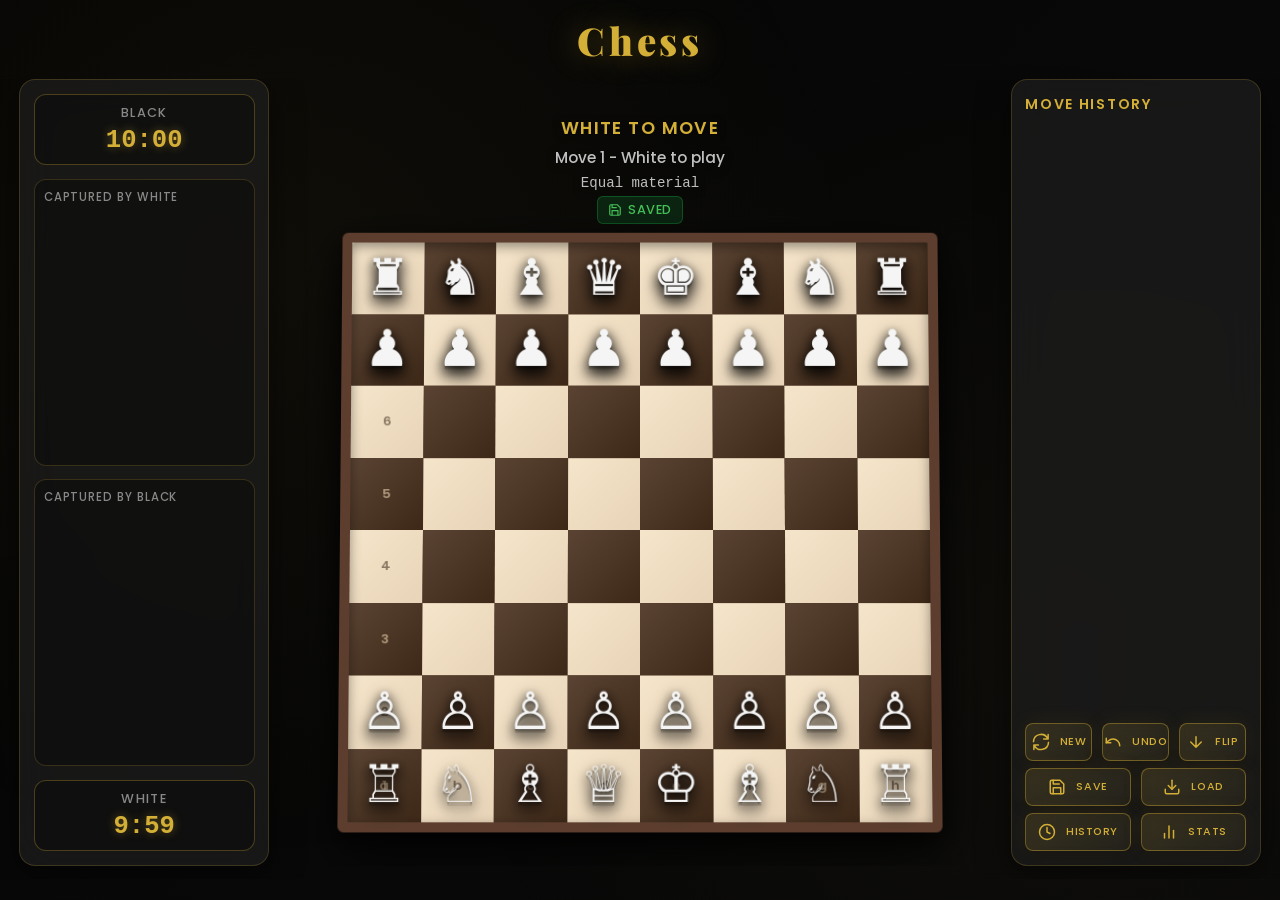
<file: index.html>
<!DOCTYPE html>
<!--
  ============================================================
  index.html
  ============================================================
  This is the SKELETON of the page. It does not contain any
  game logic. Its only jobs are:

    1. Load the chess.js library (handles legal chess rules)
    2. Load our CSS (visual styling)
    3. Provide empty "container" elements that our JavaScript
       will fill with content (the board, captured pieces,
       move list, clock, etc.)
    4. Load our own JS files, IN ORDER, at the bottom

  HOW THE FILES CONNECT:
  -----------------------
  index.html
      |
    |--><head> 
      
<html lang="en">
<head>
  <meta charset="UTF-8" />
  <meta name="viewport" content="width=device-width, initial-scale=1.0" />
  <title>Chess Game</title>

  <!-- Our stylesheet. Must come before the page renders, so it's in <head>. -->
  <link rel="stylesheet" href="css/style-polished.css" />
  <link rel="stylesheet" href="css/animations.css" />
</head>
<body>

  <div class="app">

    <h1 class="title">Chess</h1>

    <div class="layout">

      <!-- ============================================
           LEFT PANEL: captured pieces + clocks
           These are EMPTY here. ui.js and clock.js will
           insert content into them while the game runs.
           ============================================ -->
      <aside class="panel panel-left">
        <div class="clock-box">
          <div class="clock-label">Black</div>
          <div id="black-clock" class="clock-time">10:00</div>
        </div>

        <div class="captured-box">
          <div class="captured-label">Captured by White</div>
          <div id="captured-by-white" class="captured-pieces"></div>
        </div>

        <div class="captured-box">
          <div class="captured-label">Captured by Black</div>
          <div id="captured-by-black" class="captured-pieces"></div>
        </div>

        <div class="clock-box">
          <div class="clock-label">White</div>
          <div id="white-clock" class="clock-time">10:00</div>
        </div>
      </aside>

      <!-- ============================================
           CENTER: the board itself + status line
           The <div id="board"> starts EMPTY.
           board.js will fill it with 64 square <div>s,
           and game.js will place piece images inside them.
           ============================================ -->
      <main class="board-area">
        <div id="status" class="status">White to move</div>
        <div id="move-number" class="move-number">Move 1 - White to play</div>
        <div id="material-count" class="material-count">Equal material</div>

        <!-- Auto-save indicator -->
        <div id="save-indicator" class="save-indicator">
          <svg class="save-icon" viewBox="0 0 24 24" fill="none" stroke="currentColor" stroke-width="2">
            <path d="M19 21H5a2 2 0 0 1-2-2V5a2 2 0 0 1 2-2h11l5 5v11a2 2 0 0 1-2 2z"/>
            <polyline points="17 21 17 13 7 13 7 21"/>
            <polyline points="7 3 7 8 15 8"/>
          </svg>
          <span class="save-text">Saved</span>
        </div>

        <div id="board" class="board"></div>

        <!-- Controls for mobile (hidden on desktop) - Single Row -->
        <div class="controls controls-mobile">
          <div class="controls-row">
            <button id="new-game-btn-mobile" class="control-btn control-btn-large" onclick="document.getElementById('new-game-btn').click()">
              <svg class="btn-icon" viewBox="0 0 24 24" fill="none" stroke="currentColor" stroke-width="2" stroke-linecap="round" stroke-linejoin="round">
                <path d="M21.5 2v6h-6M2.5 22v-6h6M2 11.5a10 10 0 0 1 18.8-4.3M22 12.5a10 10 0 0 1-18.8 4.2"/>
              </svg>
              <span class="btn-label">New Game</span>
            </button>
            <button id="undo-btn-mobile" class="control-btn control-btn-large" onclick="document.getElementById('undo-btn').click()">
              <svg class="btn-icon" viewBox="0 0 24 24" fill="none" stroke="currentColor" stroke-width="2" stroke-linecap="round" stroke-linejoin="round">
                <path d="M3 7v6h6"/>
                <path d="M21 17a9 9 0 0 0-9-9 9 9 0 0 0-6 2.3L3 13"/>
              </svg>
              <span class="btn-label">Undo</span>
            </button>
            <button id="flip-btn-mobile" class="control-btn control-btn-large" onclick="document.getElementById('flip-btn').click()">
              <svg class="btn-icon" viewBox="0 0 24 24" fill="none" stroke="currentColor" stroke-width="2" stroke-linecap="round" stroke-linejoin="round">
                <path d="M12 5v14M5 12l7 7 7-7"/>
              </svg>
              <span class="btn-label">Flip</span>
            </button>
            <button id="menu-btn-mobile" class="control-btn control-btn-large" onclick="toggleMobileMenu()">
              <svg class="btn-icon" viewBox="0 0 24 24" fill="none" stroke="currentColor" stroke-width="2" stroke-linecap="round" stroke-linejoin="round">
                <line x1="3" y1="12" x2="21" y2="12"/>
                <line x1="3" y1="6" x2="21" y2="6"/>
                <line x1="3" y1="18" x2="21" y2="18"/>
              </svg>
              <span class="btn-label">Menu</span>
            </button>
          </div>
        </div>

        <!-- Mobile Menu Drawer -->
        <div id="mobile-menu-drawer" class="mobile-menu-drawer">
          <div class="mobile-menu-content">
            <div class="mobile-menu-header">
              <h3>More Options</h3>
              <button class="mobile-menu-close" onclick="toggleMobileMenu()">&times;</button>
            </div>
            <div class="mobile-menu-buttons">
              <button class="mobile-menu-btn" onclick="document.getElementById('save-btn').click(); toggleMobileMenu();">
                <svg class="btn-icon" viewBox="0 0 24 24" fill="none" stroke="currentColor" stroke-width="2">
                  <path d="M19 21H5a2 2 0 0 1-2-2V5a2 2 0 0 1 2-2h11l5 5v11a2 2 0 0 1-2 2z"/>
                  <polyline points="17 21 17 13 7 13 7 21"/>
                  <polyline points="7 3 7 8 15 8"/>
                </svg>
                <span>Save Game</span>
              </button>
              <button class="mobile-menu-btn" onclick="document.getElementById('load-btn').click(); toggleMobileMenu();">
                <svg class="btn-icon" viewBox="0 0 24 24" fill="none" stroke="currentColor" stroke-width="2">
                  <path d="M21 15v4a2 2 0 0 1-2 2H5a2 2 0 0 1-2-2v-4"/>
                  <polyline points="7 10 12 15 17 10"/>
                  <line x1="12" y1="15" x2="12" y2="3"/>
                </svg>
                <span>Load Game</span>
              </button>
              <button class="mobile-menu-btn" onclick="document.getElementById('history-btn').click(); toggleMobileMenu();">
                <svg class="btn-icon" viewBox="0 0 24 24" fill="none" stroke="currentColor" stroke-width="2">
                  <circle cx="12" cy="12" r="10"/>
                  <polyline points="12 6 12 12 16 14"/>
                </svg>
                <span>Game History</span>
              </button>
              <button class="mobile-menu-btn" onclick="document.getElementById('stats-btn').click(); toggleMobileMenu();">
                <svg class="btn-icon" viewBox="0 0 24 24" fill="none" stroke="currentColor" stroke-width="2">
                  <line x1="18" y1="20" x2="18" y2="10"/>
                  <line x1="12" y1="20" x2="12" y2="4"/>
                  <line x1="6" y1="20" x2="6" y2="14"/>
                </svg>
                <span>Statistics</span>
              </button>
            </div>
          </div>
        </div>
      </main>

      <!-- ============================================
           RIGHT PANEL: move history + controls
           ============================================ -->
      <aside class="panel panel-right">
        <div class="moves-section">
          <div class="moves-label">Move History</div>
          <ol id="move-list" class="move-list"></ol>
        </div>

        <div class="controls">
          <!-- Row 1: Game Actions -->
          <div class="controls-row">
            <button id="new-game-btn" class="control-btn">
              <svg class="btn-icon" viewBox="0 0 24 24" fill="none" stroke="currentColor" stroke-width="2" stroke-linecap="round" stroke-linejoin="round">
                <path d="M21.5 2v6h-6M2.5 22v-6h6M2 11.5a10 10 0 0 1 18.8-4.3M22 12.5a10 10 0 0 1-18.8 4.2"/>
              </svg>
              <span class="btn-label">NEW</span>
            </button>
            <button id="undo-btn" class="control-btn">
              <svg class="btn-icon" viewBox="0 0 24 24" fill="none" stroke="currentColor" stroke-width="2" stroke-linecap="round" stroke-linejoin="round">
                <path d="M3 7v6h6"/>
                <path d="M21 17a9 9 0 0 0-9-9 9 9 0 0 0-6 2.3L3 13"/>
              </svg>
              <span class="btn-label">UNDO</span>
            </button>
            <button id="flip-btn" class="control-btn">
              <svg class="btn-icon" viewBox="0 0 24 24" fill="none" stroke="currentColor" stroke-width="2" stroke-linecap="round" stroke-linejoin="round">
                <path d="M12 5v14M5 12l7 7 7-7"/>
              </svg>
              <span class="btn-label">FLIP</span>
            </button>
          </div>

          <!-- Row 2: Storage -->
          <div class="controls-row">
            <button id="save-btn" class="control-btn">
              <svg class="btn-icon" viewBox="0 0 24 24" fill="none" stroke="currentColor" stroke-width="2" stroke-linecap="round" stroke-linejoin="round">
                <path d="M19 21H5a2 2 0 0 1-2-2V5a2 2 0 0 1 2-2h11l5 5v11a2 2 0 0 1-2 2z"/>
                <polyline points="17 21 17 13 7 13 7 21"/>
                <polyline points="7 3 7 8 15 8"/>
              </svg>
              <span class="btn-label">SAVE</span>
            </button>
            <button id="load-btn" class="control-btn">
              <svg class="btn-icon" viewBox="0 0 24 24" fill="none" stroke="currentColor" stroke-width="2" stroke-linecap="round" stroke-linejoin="round">
                <path d="M21 15v4a2 2 0 0 1-2 2H5a2 2 0 0 1-2-2v-4"/>
                <polyline points="7 10 12 15 17 10"/>
                <line x1="12" y1="15" x2="12" y2="3"/>
              </svg>
              <span class="btn-label">LOAD</span>
            </button>
          </div>

          <!-- Row 3: Stats -->
          <div class="controls-row">
            <button id="history-btn" class="control-btn">
              <svg class="btn-icon" viewBox="0 0 24 24" fill="none" stroke="currentColor" stroke-width="2" stroke-linecap="round" stroke-linejoin="round">
                <circle cx="12" cy="12" r="10"/>
                <polyline points="12 6 12 12 16 14"/>
              </svg>
              <span class="btn-label">HISTORY</span>
            </button>
            <button id="stats-btn" class="control-btn">
              <svg class="btn-icon" viewBox="0 0 24 24" fill="none" stroke="currentColor" stroke-width="2" stroke-linecap="round" stroke-linejoin="round">
                <line x1="18" y1="20" x2="18" y2="10"/>
                <line x1="12" y1="20" x2="12" y2="4"/>
                <line x1="6" y1="20" x2="6" y2="14"/>
              </svg>
              <span class="btn-label">STATS</span>
            </button>
          </div>
        </div>
      </aside>

    </div>

    <!-- Game History Modal -->
    <div id="history-modal" class="modal">
      <div class="modal-content">
        <div class="modal-header">
          <svg class="modal-header-icon" viewBox="0 0 24 24" fill="none" stroke="currentColor" stroke-width="2">
            <circle cx="12" cy="12" r="10"/>
            <polyline points="12 6 12 12 16 14"/>
          </svg>
          <h2>Game History</h2>
          <button class="modal-close" id="close-history">&times;</button>
        </div>
        <div class="modal-body" id="history-content">
          <p class="loading">Loading history...</p>
        </div>
      </div>
    </div>

    <!-- Statistics Modal -->
    <div id="stats-modal" class="modal">
      <div class="modal-content">
        <div class="modal-header">
          <svg class="modal-header-icon" viewBox="0 0 24 24" fill="none" stroke="currentColor" stroke-width="2">
            <line x1="18" y1="20" x2="18" y2="10"/>
            <line x1="12" y1="20" x2="12" y2="4"/>
            <line x1="6" y1="20" x2="6" y2="14"/>
          </svg>
          <h2>Statistics</h2>
          <button class="modal-close" id="close-stats">&times;</button>
        </div>
        <div class="modal-body" id="stats-content">
          <p class="loading">Loading statistics...</p>
        </div>
      </div>
    </div>

  </div>

  <!--
    ============================================================
    SCRIPT LOADING ORDER (this is critical, read carefully)
    ============================================================

    1. js/lib/chess.js (LOCAL FILE — not loaded from a CDN)
       This file implements all official chess rules: legal
       moves, check, checkmate, stalemate, castling, en passant,
       pawn promotion, and draw detection (Phase 7-8 of the
       plan). It used to be loaded from a CDN, but that CDN
       build used `export` syntax meant for ES modules, which
       breaks when loaded as a plain <script> tag (the browser
       throws "Unexpected token 'export'"). It's now a local
       file that was written and tested specifically to work
       as a plain script, and it also means the game now works
       fully offline.

       It creates a global "Chess" class we can use like:
         const game = new Chess();

    2. js/board.js
       Defines functions to BUILD the 64 square <div> elements
       inside #board, and to figure out square colors/coordinates.
       Defines NO game rules — just visuals/DOM.

    3. js/pieces.js
       Defines the mapping from chess.js piece codes (like "p",
       "N", "K") to the Unicode chess symbols we display, plus
       a helper to draw a piece into a square.

    4. js/clock.js
       Defines a simple countdown timer for each player's clock.

    5. js/ui.js
       Defines functions that update the on-screen status text,
       captured-pieces lists, and move-history list. These
       functions are CALLED by game.js whenever the state
       changes — ui.js itself does not change game state.

    6. js/game.js (loads LAST)
       This is the BRAIN. It:
         - creates the Chess() game object
         - listens for clicks on squares
         - asks chess.js whether a clicked move is legal
         - updates game state if legal
         - calls renderBoard(), updateUI(), etc. to refresh
           everything the player sees

       game.js must load LAST because it uses functions and
       variables defined in all the files above it.
    ============================================================
  -->

  <script src="js/lib/chess.js"></script>

  <script src="js/board.js"></script>
  <script src="js/pieces.js"></script>
  <script src="js/clock.js"></script>
  <script src="js/ui.js"></script>
  <script src="js/storage.js"></script>
  <script src="js/storage-ui.js"></script>
  <script src="js/game.js"></script>
  <script src="js/keyboard.js"></script>

  <!-- Initialize keyboard shortcuts after page loads -->
  <script>
    window.addEventListener('DOMContentLoaded', () => {
      initKeyboardShortcuts();
    });

    // Toggle mobile menu drawer
    function toggleMobileMenu() {
      const drawer = document.getElementById('mobile-menu-drawer');
      if (drawer) {
        drawer.classList.toggle('show');
      }
    }

    // Close mobile menu when clicking outside
    document.addEventListener('click', (e) => {
      const drawer = document.getElementById('mobile-menu-drawer');
      const menuBtn = document.getElementById('menu-btn-mobile');
      if (drawer && drawer.classList.contains('show') &&
          !drawer.contains(e.target) &&
          !menuBtn.contains(e.target)) {
        drawer.classList.remove('show');
      }
    });
  </script>

</body>
</html>
</file>
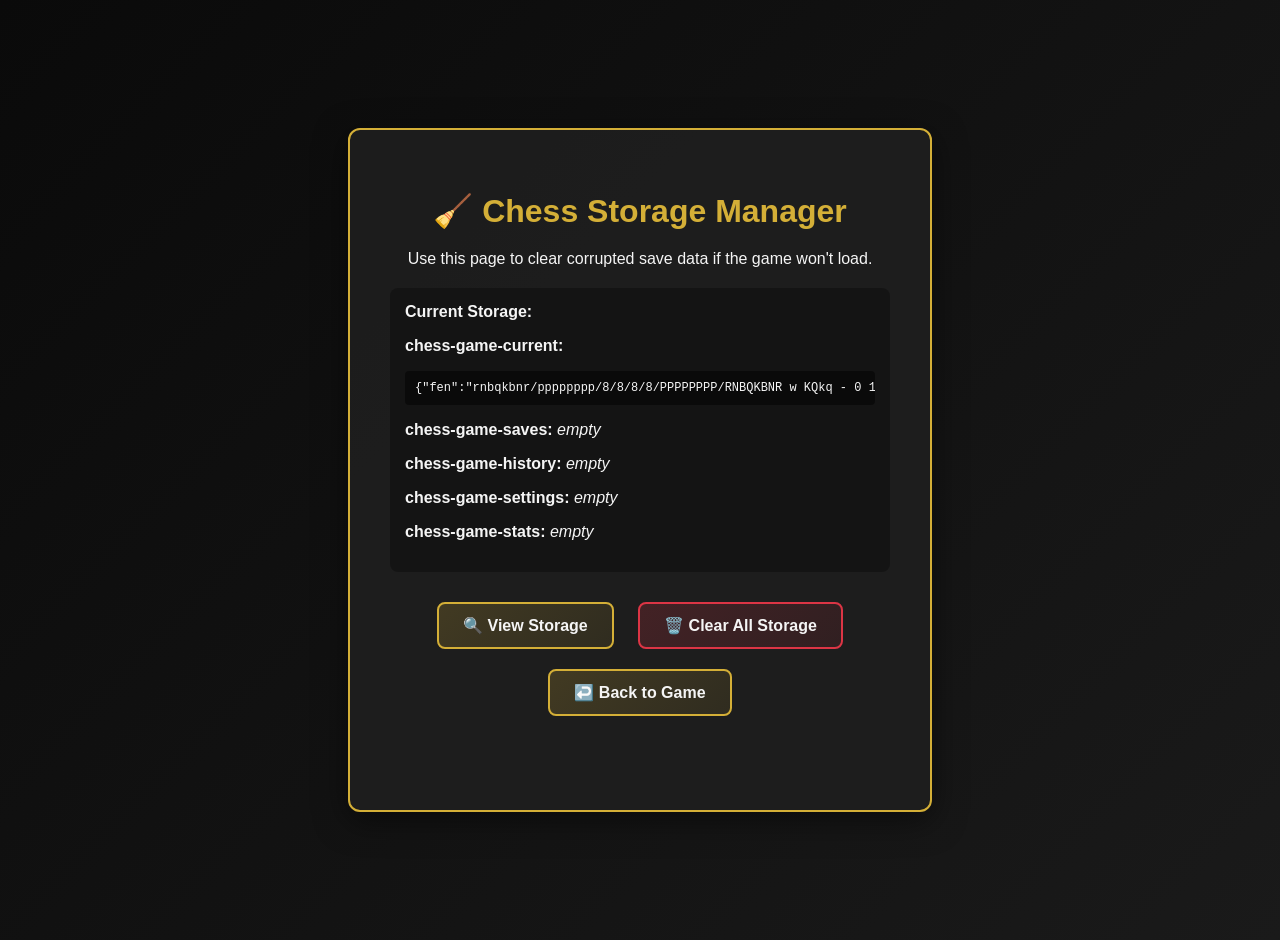
<file: clear-storage.html>
<!DOCTYPE html>
<html lang="en">
<head>
  <meta charset="UTF-8">
  <meta name="viewport" content="width=device-width, initial-scale=1.0">
  <title>Clear Chess Storage</title>
  <style>
    body {
      font-family: 'Segoe UI', Tahoma, Geneva, Verdana, sans-serif;
      background: linear-gradient(135deg, #0a0a0a 0%, #1a1a1a 100%);
      color: #f5f5f5;
      display: flex;
      justify-content: center;
      align-items: center;
      min-height: 100vh;
      margin: 0;
      padding: 20px;
    }
    .container {
      background: rgba(30, 30, 30, 0.9);
      border: 2px solid #d4af37;
      border-radius: 12px;
      padding: 40px;
      max-width: 500px;
      text-align: center;
      box-shadow: 0 8px 32px rgba(0, 0, 0, 0.5);
    }
    h1 {
      color: #d4af37;
      margin-bottom: 20px;
    }
    button {
      background: linear-gradient(135deg, rgba(212, 175, 55, 0.2) 0%, rgba(212, 175, 55, 0.1) 100%);
      border: 2px solid #d4af37;
      color: #f5f5f5;
      padding: 12px 24px;
      margin: 10px;
      border-radius: 8px;
      cursor: pointer;
      font-size: 16px;
      font-weight: 600;
      transition: all 0.3s ease;
    }
    button:hover {
      background: linear-gradient(135deg, rgba(212, 175, 55, 0.3) 0%, rgba(212, 175, 55, 0.2) 100%);
      transform: translateY(-2px);
      box-shadow: 0 4px 12px rgba(212, 175, 55, 0.3);
    }
    .danger {
      border-color: #dc3545;
      background: linear-gradient(135deg, rgba(220, 53, 69, 0.2) 0%, rgba(220, 53, 69, 0.1) 100%);
    }
    .danger:hover {
      background: linear-gradient(135deg, rgba(220, 53, 69, 0.3) 0%, rgba(220, 53, 69, 0.2) 100%);
      box-shadow: 0 4px 12px rgba(220, 53, 69, 0.3);
    }
    #status {
      margin-top: 20px;
      padding: 12px;
      border-radius: 6px;
      font-weight: 500;
    }
    .success {
      background: rgba(40, 167, 69, 0.2);
      border: 1px solid #28a745;
      color: #28a745;
    }
    .info {
      background: rgba(23, 162, 184, 0.2);
      border: 1px solid #17a2b8;
      color: #17a2b8;
    }
    .storage-info {
      margin: 20px 0;
      padding: 15px;
      background: rgba(0, 0, 0, 0.3);
      border-radius: 8px;
      text-align: left;
    }
    .storage-info pre {
      background: rgba(0, 0, 0, 0.5);
      padding: 10px;
      border-radius: 4px;
      overflow-x: auto;
      font-size: 12px;
    }
  </style>
</head>
<body>
  <div class="container">
    <h1>🧹 Chess Storage Manager</h1>
    <p>Use this page to clear corrupted save data if the game won't load.</p>

    <div class="storage-info" id="storage-info">
      <strong>Current Storage:</strong>
      <div id="storage-content"></div>
    </div>

    <button onclick="showStorage()">🔍 View Storage</button>
    <button class="danger" onclick="clearStorage()">🗑️ Clear All Storage</button>
    <button onclick="goToGame()">↩️ Back to Game</button>

    <div id="status"></div>
  </div>

  <script>
    function showStorage() {
      const content = document.getElementById('storage-content');
      const keys = ['chess-game-current', 'chess-game-saves', 'chess-game-history', 'chess-game-settings', 'chess-game-stats'];

      let html = '';
      keys.forEach(key => {
        const data = localStorage.getItem(key);
        if (data) {
          html += `<p><strong>${key}:</strong></p>`;
          html += `<pre>${data.substring(0, 200)}${data.length > 200 ? '...' : ''}</pre>`;
        } else {
          html += `<p><strong>${key}:</strong> <em>empty</em></p>`;
        }
      });

      content.innerHTML = html || '<p><em>No chess data found</em></p>';
    }

    function clearStorage() {
      if (!confirm('Are you sure? This will delete ALL saved games, history, and settings.')) {
        return;
      }

      const keys = ['chess-game-current', 'chess-game-saves', 'chess-game-history', 'chess-game-settings', 'chess-game-stats'];

      keys.forEach(key => localStorage.removeItem(key));

      const status = document.getElementById('status');
      status.className = 'success';
      status.textContent = '✓ All storage cleared successfully! You can now go back to the game.';

      showStorage();
    }

    function goToGame() {
      window.location.href = 'index.html';
    }

    // Show storage on load
    showStorage();
  </script>
</body>
</html>
</file>
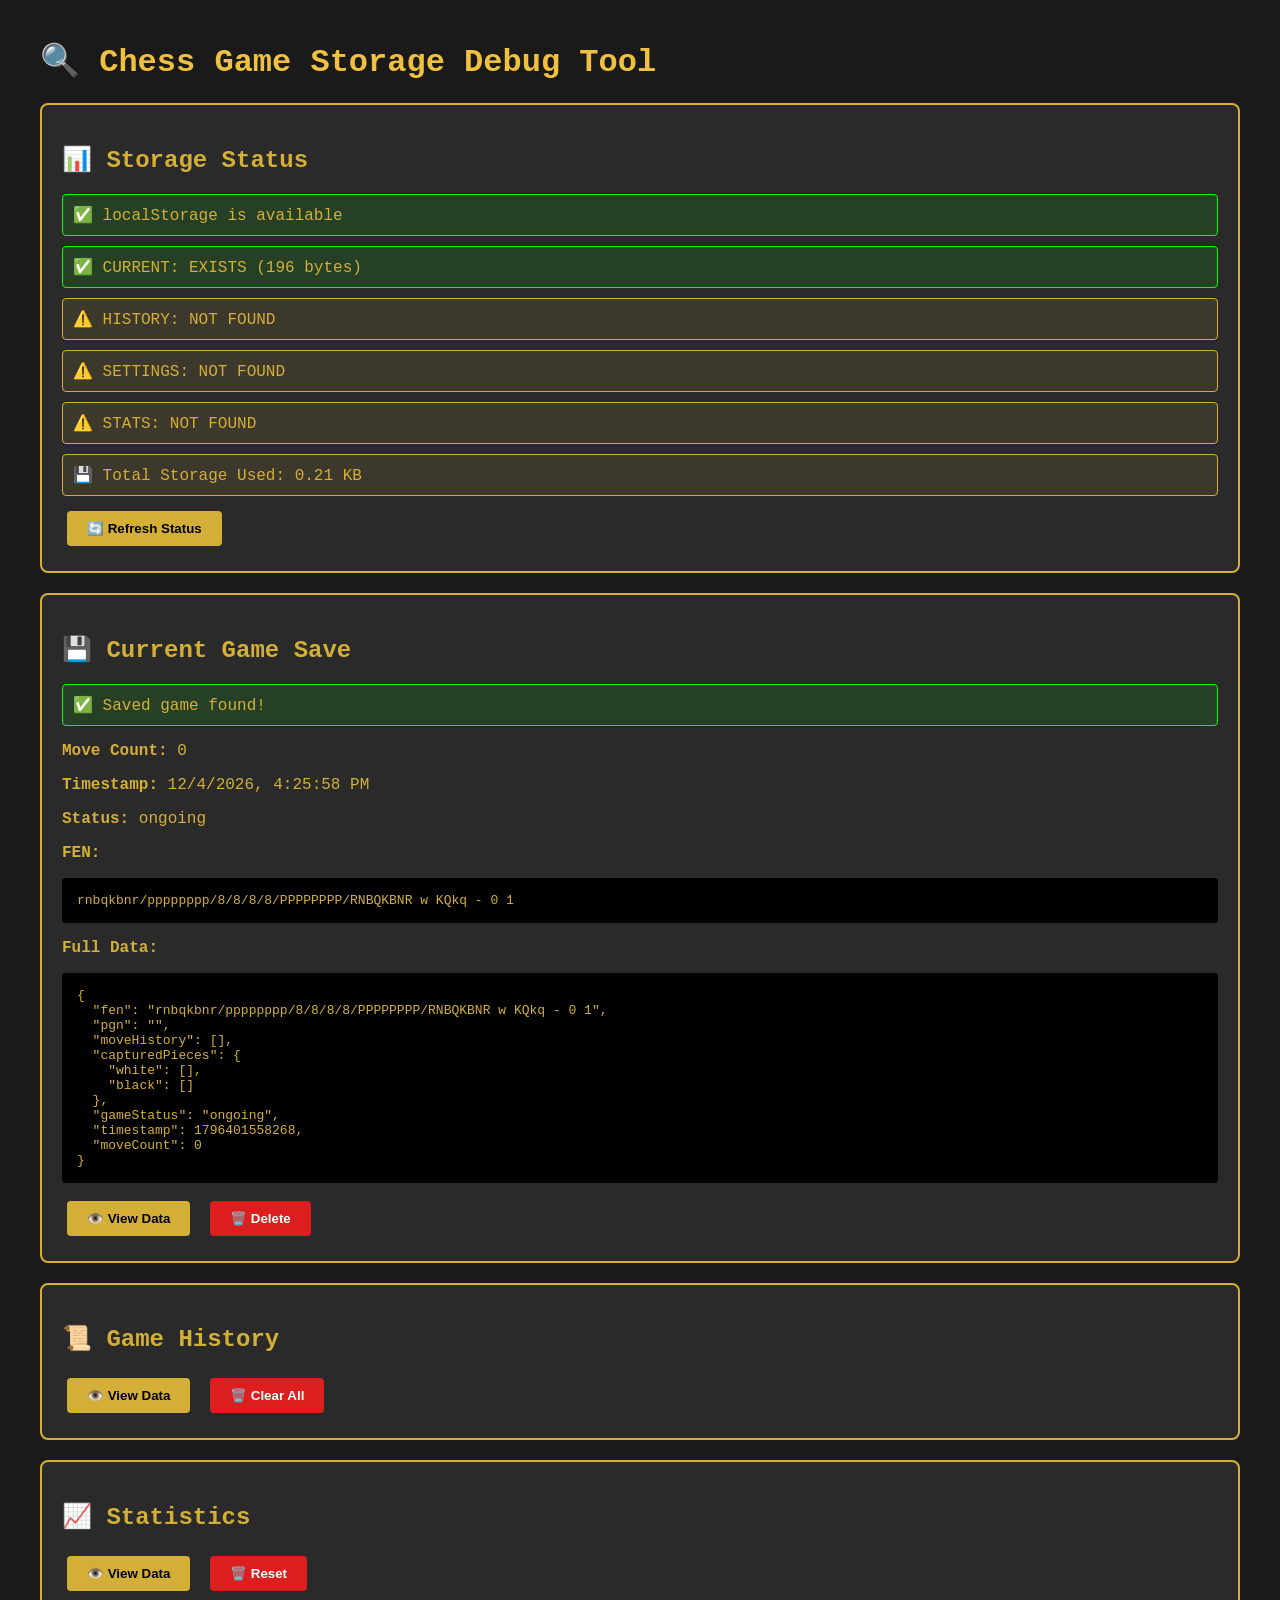
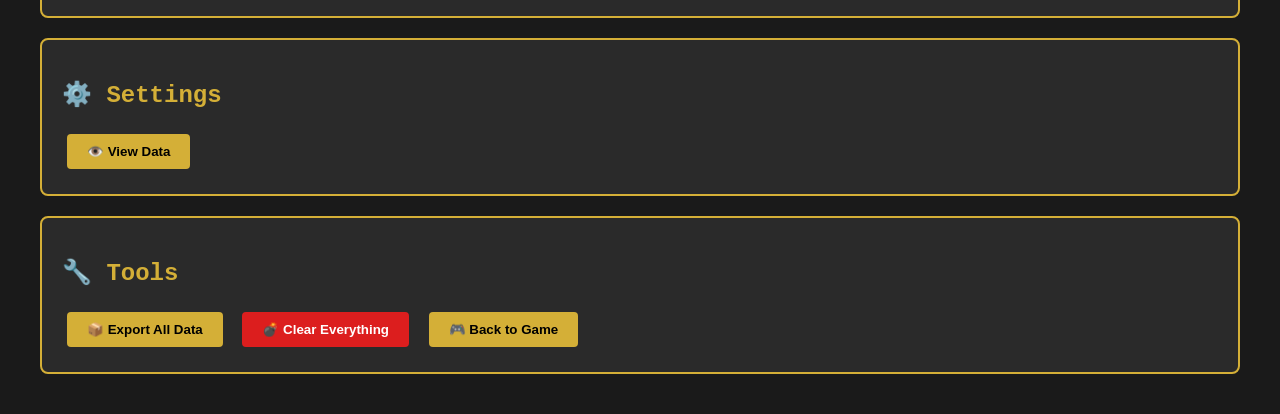
<file: debug-storage.html>
<!DOCTYPE html>
<html lang="en">
<head>
  <meta charset="UTF-8">
  <meta name="viewport" content="width=device-width, initial-scale=1.0">
  <title>Debug Storage - Chess Game</title>
  <style>
    body {
      font-family: 'Courier New', monospace;
      background: #1a1a1a;
      color: #d4af37;
      padding: 20px;
      max-width: 1200px;
      margin: 0 auto;
    }
    h1 { color: #f0c040; }
    .section {
      background: #2a2a2a;
      border: 2px solid #d4af37;
      border-radius: 8px;
      padding: 20px;
      margin: 20px 0;
    }
    pre {
      background: #000;
      padding: 15px;
      border-radius: 4px;
      overflow-x: auto;
      white-space: pre-wrap;
      word-wrap: break-word;
    }
    button {
      background: #d4af37;
      color: #000;
      border: none;
      padding: 10px 20px;
      border-radius: 4px;
      cursor: pointer;
      font-weight: bold;
      margin: 5px;
    }
    button:hover {
      background: #f0c040;
    }
    .danger {
      background: #dc1e1e;
      color: #fff;
    }
    .danger:hover {
      background: #ff4444;
    }
    .status {
      padding: 10px;
      margin: 10px 0;
      border-radius: 4px;
    }
    .success { background: rgba(0, 255, 0, 0.1); border: 1px solid #0f0; }
    .error { background: rgba(255, 0, 0, 0.1); border: 1px solid #f00; }
    .info { background: rgba(212, 175, 55, 0.1); border: 1px solid #d4af37; }
  </style>
</head>
<body>
  <h1>🔍 Chess Game Storage Debug Tool</h1>

  <div class="section">
    <h2>📊 Storage Status</h2>
    <div id="status"></div>
    <button onclick="checkStorage()">🔄 Refresh Status</button>
  </div>

  <div class="section">
    <h2>💾 Current Game Save</h2>
    <div id="current-game"></div>
    <button onclick="viewCurrentGame()">👁️ View Data</button>
    <button class="danger" onclick="deleteCurrentGame()">🗑️ Delete</button>
  </div>

  <div class="section">
    <h2>📜 Game History</h2>
    <div id="history"></div>
    <button onclick="viewHistory()">👁️ View Data</button>
    <button class="danger" onclick="clearHistory()">🗑️ Clear All</button>
  </div>

  <div class="section">
    <h2>📈 Statistics</h2>
    <div id="stats"></div>
    <button onclick="viewStats()">👁️ View Data</button>
    <button class="danger" onclick="clearStats()">🗑️ Reset</button>
  </div>

  <div class="section">
    <h2>⚙️ Settings</h2>
    <div id="settings"></div>
    <button onclick="viewSettings()">👁️ View Data</button>
  </div>

  <div class="section">
    <h2>🔧 Tools</h2>
    <button onclick="exportAll()">📦 Export All Data</button>
    <button class="danger" onclick="clearAll()">💣 Clear Everything</button>
    <button onclick="location.href='index.html'">🎮 Back to Game</button>
  </div>

  <script>
    const KEYS = {
      CURRENT: 'chess-game-current',
      HISTORY: 'chess-game-history',
      SETTINGS: 'chess-game-settings',
      STATS: 'chess-game-stats'
    };

    function checkStorage() {
      const status = document.getElementById('status');
      let html = '';

      // Check localStorage availability
      try {
        localStorage.setItem('test', 'test');
        localStorage.removeItem('test');
        html += '<div class="status success">✅ localStorage is available</div>';
      } catch (e) {
        html += '<div class="status error">❌ localStorage is NOT available: ' + e.message + '</div>';
      }

      // Check each key
      Object.keys(KEYS).forEach(key => {
        const storageKey = KEYS[key];
        const exists = localStorage.getItem(storageKey) !== null;
        const size = exists ? new Blob([localStorage.getItem(storageKey)]).size : 0;

        html += `<div class="status ${exists ? 'success' : 'info'}">
          ${exists ? '✅' : '⚠️'} ${key}: ${exists ? 'EXISTS (' + size + ' bytes)' : 'NOT FOUND'}
        </div>`;
      });

      // Total storage
      let total = 0;
      for (let key in localStorage) {
        if (localStorage.hasOwnProperty(key)) {
          total += localStorage[key].length + key.length;
        }
      }
      html += `<div class="status info">💾 Total Storage Used: ${(total / 1024).toFixed(2)} KB</div>`;

      status.innerHTML = html;
    }

    function viewCurrentGame() {
      const data = localStorage.getItem(KEYS.CURRENT);
      const container = document.getElementById('current-game');

      if (!data) {
        container.innerHTML = '<div class="status info">⚠️ No saved game found</div>';
        return;
      }

      try {
        const parsed = JSON.parse(data);
        container.innerHTML = `
          <div class="status success">✅ Saved game found!</div>
          <p><strong>Move Count:</strong> ${parsed.moveCount}</p>
          <p><strong>Timestamp:</strong> ${new Date(parsed.timestamp).toLocaleString()}</p>
          <p><strong>Status:</strong> ${parsed.gameStatus || 'N/A'}</p>
          <p><strong>FEN:</strong></p>
          <pre>${parsed.fen}</pre>
          <p><strong>Full Data:</strong></p>
          <pre>${JSON.stringify(parsed, null, 2)}</pre>
        `;
      } catch (e) {
        container.innerHTML = '<div class="status error">❌ Error parsing data: ' + e.message + '</div>';
      }
    }

    function deleteCurrentGame() {
      if (confirm('Delete current game save?')) {
        localStorage.removeItem(KEYS.CURRENT);
        alert('✅ Current game deleted');
        viewCurrentGame();
        checkStorage();
      }
    }

    function viewHistory() {
      const data = localStorage.getItem(KEYS.HISTORY);
      const container = document.getElementById('history');

      if (!data) {
        container.innerHTML = '<div class="status info">⚠️ No history found</div>';
        return;
      }

      try {
        const parsed = JSON.parse(data);
        container.innerHTML = `
          <div class="status success">✅ ${parsed.length} game(s) in history</div>
          <pre>${JSON.stringify(parsed, null, 2)}</pre>
        `;
      } catch (e) {
        container.innerHTML = '<div class="status error">❌ Error parsing data: ' + e.message + '</div>';
      }
    }

    function clearHistory() {
      if (confirm('Clear all game history?')) {
        localStorage.removeItem(KEYS.HISTORY);
        alert('✅ History cleared');
        viewHistory();
        checkStorage();
      }
    }

    function viewStats() {
      const data = localStorage.getItem(KEYS.STATS);
      const container = document.getElementById('stats');

      if (!data) {
        container.innerHTML = '<div class="status info">⚠️ No stats found</div>';
        return;
      }

      try {
        const parsed = JSON.parse(data);
        container.innerHTML = `
          <div class="status success">✅ Stats found</div>
          <p><strong>Games Played:</strong> ${parsed.gamesPlayed}</p>
          <p><strong>White Wins:</strong> ${parsed.whiteWins}</p>
          <p><strong>Black Wins:</strong> ${parsed.blackWins}</p>
          <p><strong>Draws:</strong> ${parsed.draws}</p>
          <pre>${JSON.stringify(parsed, null, 2)}</pre>
        `;
      } catch (e) {
        container.innerHTML = '<div class="status error">❌ Error parsing data: ' + e.message + '</div>';
      }
    }

    function clearStats() {
      if (confirm('Reset all statistics?')) {
        localStorage.removeItem(KEYS.STATS);
        alert('✅ Stats reset');
        viewStats();
        checkStorage();
      }
    }

    function viewSettings() {
      const data = localStorage.getItem(KEYS.SETTINGS);
      const container = document.getElementById('settings');

      if (!data) {
        container.innerHTML = '<div class="status info">⚠️ No settings found (using defaults)</div>';
        return;
      }

      try {
        const parsed = JSON.parse(data);
        container.innerHTML = `
          <div class="status success">✅ Settings found</div>
          <pre>${JSON.stringify(parsed, null, 2)}</pre>
        `;
      } catch (e) {
        container.innerHTML = '<div class="status error">❌ Error parsing data: ' + e.message + '</div>';
      }
    }

    function exportAll() {
      const data = {
        currentGame: localStorage.getItem(KEYS.CURRENT),
        history: localStorage.getItem(KEYS.HISTORY),
        stats: localStorage.getItem(KEYS.STATS),
        settings: localStorage.getItem(KEYS.SETTINGS),
        exportedAt: new Date().toISOString()
      };

      const blob = new Blob([JSON.stringify(data, null, 2)], { type: 'application/json' });
      const url = URL.createObjectURL(blob);
      const a = document.createElement('a');
      a.href = url;
      a.download = `chess-game-backup-${Date.now()}.json`;
      a.click();
      URL.revokeObjectURL(url);
      alert('✅ Data exported!');
    }

    function clearAll() {
      if (confirm('⚠️ DELETE EVERYTHING? This cannot be undone!')) {
        if (confirm('Are you REALLY sure? All game data will be lost!')) {
          Object.values(KEYS).forEach(key => localStorage.removeItem(key));
          alert('💣 Everything deleted!');
          location.reload();
        }
      }
    }

    // Auto-run on load
    checkStorage();
    viewCurrentGame();
  </script>
</body>
</html>
</file>
<file: css/style-polished.css>
/* ============================================================
   style-polished.css - Phase 5.5: Premium Design (CONFLICT-FREE)
   ============================================================
   POLISHED 3-PANEL LAYOUT WITH GLASSMORPHISM & GOLD LUXURY THEME

   This stylesheet creates a premium chess game design with:
   - Glassmorphism effects (frosted glass panels)
   - Gold luxury color scheme
   - Perfect square board with proper sizing
   - No overlapping elements
   - Fully responsive from mobile to desktop
   - SVG icon buttons
   - Professional typography

   CRITICAL FIXES IMPLEMENTED:
   1. Board is perfect square (aspect-ratio: 1/1)
   2. Board size accounts for UI elements: calc(100vh - 300px)
   3. No overlapping: overflow: hidden on all containers
   4. Viewport-based responsive sizing with clamp()
   5. Strategic flex-shrink: 0 on non-compressible elements
   6. DESKTOP: Fixed layout / MOBILE: Scrollable layout
   ============================================================ */

@import url('https://fonts.googleapis.com/css2?family=Poppins:wght@300;400;500;600;700&family=Playfair+Display:wght@700;900&display=swap');

/* ============================================================
   CSS VARIABLES - Design System
   ============================================================ */
:root {
  /* Gold Luxury Color Palette */
  --gold-primary: #d4af37;
  --gold-light: #f4e5b8;
  --gold-dark: #9d7f2a;
  --gold-glow: rgba(212, 175, 55, 0.4);

  /* Dark Background System */
  --bg-dark: #0a0a0a;
  --bg-darker: #050505;
  --bg-panel: rgba(20, 20, 20, 0.85);
  --bg-glass: rgba(30, 30, 30, 0.7);

  /* Board Colors - Realistic Wood Tones */
  --board-light: #f0d9b5;
  --board-dark: #4a3728;
  --board-border: #3d2817;
  --wood-border: #5c3d2e;

  /* Highlight Colors */
  --highlight-selected: rgba(212, 175, 55, 0.6);
  --highlight-legal: rgba(20, 200, 80, 0.4);
  --highlight-lastmove: rgba(255, 215, 0, 0.3);
  --highlight-check: rgba(220, 30, 30, 0.6);

  /* Text Colors */
  --text-primary: #f5f5f5;
  --text-secondary: #c0c0c0;
  --text-muted: #888;
  --text-gold: var(--gold-primary);

  /* Spacing System */
  --spacing-xs: clamp(4px, 0.5vh, 8px);
  --spacing-sm: clamp(8px, 1vh, 12px);
  --spacing-md: clamp(12px, 1.5vh, 20px);
  --spacing-lg: clamp(16px, 2vh, 28px);
  --spacing-xl: clamp(24px, 3vh, 40px);

  /* Border Radius */
  --radius-sm: 8px;
  --radius-md: 12px;
  --radius-lg: 16px;

  /* Shadows */
  --shadow-sm: 0 2px 8px rgba(0, 0, 0, 0.3);
  --shadow-md: 0 4px 16px rgba(0, 0, 0, 0.4);
  --shadow-lg: 0 8px 32px rgba(0, 0, 0, 0.5);
  --shadow-gold: 0 0 20px var(--gold-glow);

  /* Typography */
  --font-display: 'Playfair Display', serif;
  --font-body: 'Poppins', sans-serif;
}

/* ============================================================
   GLOBAL RESET & BASE STYLES
   ============================================================ */
* {
  box-sizing: border-box;
  margin: 0;
  padding: 0;
}

body {
  min-height: 100vh;
  height: 100vh; /* Desktop: fixed */
  overflow: hidden; /* Desktop: no scroll */
  background: linear-gradient(135deg, var(--bg-darker) 0%, var(--bg-dark) 100%);
  color: var(--text-primary);
  font-family: var(--font-body);
  display: flex;
  justify-content: center;
  align-items: center;
  position: relative;
}

body::before {
  content: '';
  position: fixed;
  top: 0;
  left: 0;
  width: 100%;
  height: 100%;
  background:
    radial-gradient(circle at 20% 30%, rgba(212, 175, 55, 0.05) 0%, transparent 50%),
    radial-gradient(circle at 80% 70%, rgba(212, 175, 55, 0.03) 0%, transparent 50%);
  pointer-events: none;
  z-index: 0;
}

/* ============================================================
   MAIN APP CONTAINER
   ============================================================ */
.app {
  width: 100%;
  height: 100vh; /* Desktop: fixed */
  display: flex;
  flex-direction: column;
  position: relative;
  z-index: 1;
  overflow: hidden; /* Desktop: no scroll */
}

/* ============================================================
   TITLE
   ============================================================ */
.title {
  font-family: var(--font-display);
  font-size: clamp(1.5rem, 3vw, 2.5rem);
  font-weight: 900;
  text-align: center;
  color: var(--gold-primary);
  text-shadow: 0 0 30px var(--gold-glow);
  letter-spacing: 0.1em;
  margin: var(--spacing-md) 0;
  flex-shrink: 0;
}

/* ============================================================
   LAYOUT GRID - 3 PANEL SYSTEM
   ============================================================ */
.layout {
  display: grid;
  grid-template-columns: minmax(200px, 250px) 1fr minmax(200px, 250px);
  gap: clamp(12px, 1.5vw, 20px);
  flex: 1;
  padding: 0 clamp(12px, 1.5vw, 20px) clamp(12px, 1.5vh, 20px);
  overflow: hidden;
  align-items: stretch;
  height: 100%; /* Desktop: fixed */
  max-height: calc(100vh - 100px); /* Desktop: constrained */
}

/* ============================================================
   SIDE PANELS (LEFT & RIGHT)
   ============================================================ */
.panel {
  background: var(--bg-glass);
  backdrop-filter: blur(20px);
  border: 1px solid rgba(212, 175, 55, 0.2);
  border-radius: var(--radius-lg);
  padding: var(--spacing-md);
  display: flex;
  flex-direction: column;
  gap: var(--spacing-md);
  box-shadow: var(--shadow-lg);
  height: 100%;
  overflow: hidden;
}

.panel-left {
  justify-content: space-between;
}

.panel-right {
  display: flex;
  flex-direction: column;
  justify-content: space-between;
  gap: var(--spacing-md);
}

.moves-section {
  flex: 1;
  overflow-y: auto;
  display: flex;
  flex-direction: column;
  min-height: 0;
}

/* ============================================================
   CLOCK BOXES
   ============================================================ */
.clock-box {
  background: rgba(0, 0, 0, 0.3);
  border: 1px solid rgba(212, 175, 55, 0.3);
  border-radius: var(--radius-md);
  padding: var(--spacing-sm);
  text-align: center;
  flex-shrink: 0;
}

.clock-label {
  font-size: clamp(0.7rem, 1vw, 0.85rem);
  color: var(--text-muted);
  text-transform: uppercase;
  letter-spacing: 0.1em;
  margin-bottom: var(--spacing-xs);
  font-weight: 500;
}

.clock-time {
  font-size: clamp(1.2rem, 2vw, 1.8rem);
  font-weight: 700;
  color: var(--gold-primary);
  font-family: 'Courier New', monospace;
  text-shadow: 0 0 10px var(--gold-glow);
}

/* ============================================================
   CAPTURED PIECES BOXES
   ============================================================ */
.captured-box {
  background: rgba(0, 0, 0, 0.3);
  border: 1px solid rgba(212, 175, 55, 0.2);
  border-radius: var(--radius-md);
  padding: var(--spacing-sm);
  flex: 1;
  min-height: 0;
  display: flex;
  flex-direction: column;
}

.captured-label {
  font-size: clamp(0.65rem, 0.9vw, 0.75rem);
  color: var(--text-muted);
  text-transform: uppercase;
  letter-spacing: 0.08em;
  margin-bottom: var(--spacing-xs);
  font-weight: 500;
  flex-shrink: 0;
}

.captured-pieces {
  display: flex;
  flex-wrap: wrap;
  gap: clamp(2px, 0.4vw, 6px);
  font-size: clamp(1rem, 1.5vw, 1.4rem);
  line-height: 1.2;
  color: var(--text-secondary);
  overflow-y: auto;
  overflow-x: hidden;
  flex: 1;
  align-content: flex-start;
}

/* Custom Scrollbar for Captured Pieces */
.captured-pieces::-webkit-scrollbar {
  width: 4px;
}

.captured-pieces::-webkit-scrollbar-track {
  background: rgba(0, 0, 0, 0.2);
  border-radius: 2px;
}

.captured-pieces::-webkit-scrollbar-thumb {
  background: var(--gold-dark);
  border-radius: 2px;
}

.captured-pieces::-webkit-scrollbar-thumb:hover {
  background: var(--gold-primary);
}

/* ============================================================
   MOVE HISTORY PANEL
   ============================================================ */
.moves-label {
  font-size: clamp(0.8rem, 1.1vw, 0.95rem);
  color: var(--gold-primary);
  text-transform: uppercase;
  letter-spacing: 0.12em;
  font-weight: 600;
  margin-bottom: var(--spacing-sm);
  flex-shrink: 0;
}

.move-list {
  list-style: none;
  overflow-y: auto;
  overflow-x: hidden;
  flex: 1;
  padding: 0;
  display: flex;
  flex-direction: column;
  gap: clamp(2px, 0.4vh, 6px);
}

.move-list li {
  padding: clamp(4px, 0.6vh, 8px) clamp(6px, 0.8vw, 10px);
  background: rgba(0, 0, 0, 0.25);
  border: 1px solid rgba(212, 175, 55, 0.15);
  border-radius: var(--radius-sm);
  font-size: clamp(0.75rem, 1vw, 0.85rem);
  color: var(--text-secondary);
  font-family: 'Courier New', monospace;
  transition: all 0.2s ease;
  flex-shrink: 0;
}

.move-list li:hover {
  background: rgba(212, 175, 55, 0.15);
  border-color: var(--gold-primary);
  color: var(--text-primary);
  transform: translateX(4px);
}

/* Custom Scrollbar for Move List */
.move-list::-webkit-scrollbar {
  width: 6px;
}

.move-list::-webkit-scrollbar-track {
  background: rgba(0, 0, 0, 0.2);
  border-radius: 3px;
}

.move-list::-webkit-scrollbar-thumb {
  background: var(--gold-dark);
  border-radius: 3px;
}

.move-list::-webkit-scrollbar-thumb:hover {
  background: var(--gold-primary);
}

/* ============================================================
   CENTER BOARD AREA
   ============================================================ */
.board-area {
  display: flex;
  flex-direction: column;
  align-items: center;
  justify-content: center;
  gap: clamp(4px, 0.6vh, 10px);
  height: 100%; /* Desktop: fills parent */
  overflow: hidden; /* Desktop: no scroll */
  padding: clamp(6px, 1vh, 12px) clamp(6px, 1vw, 12px);
}

/* ============================================================
   STATUS DISPLAYS (ABOVE BOARD)
   ============================================================ */
.status,
.move-number,
.material-count {
  text-align: center;
  font-size: clamp(0.8rem, 1.2vw, 1rem);
  color: var(--text-secondary);
  text-shadow: 0 2px 8px rgba(0, 0, 0, 0.5);
  font-weight: 500;
  flex-shrink: 0;
}

.status {
  font-size: clamp(0.9rem, 1.4vw, 1.1rem);
  color: var(--gold-primary);
  font-weight: 600;
  text-transform: uppercase;
  letter-spacing: 0.08em;
}

.material-count {
  font-family: 'Courier New', monospace;
  font-size: clamp(0.75rem, 1.1vw, 0.9rem);
}

/* ============================================================
   SAVE INDICATOR
   ============================================================ */
.save-indicator {
  display: flex;
  align-items: center;
  justify-content: center;
  gap: 6px;
  padding: 4px 10px;
  background: rgba(20, 200, 80, 0.15);
  border: 1px solid rgba(20, 200, 80, 0.3);
  border-radius: 6px;
  font-size: clamp(0.7rem, 1vw, 0.8rem);
  color: rgba(80, 220, 100, 0.9);
  opacity: 0;
  transition: opacity 0.3s ease;
  flex-shrink: 0;
}

.save-indicator.show {
  opacity: 1;
}

.save-icon {
  width: 14px;
  height: 14px;
  stroke: currentColor;
}

.save-text {
  font-weight: 500;
  text-transform: uppercase;
  letter-spacing: 0.05em;
}

/* ============================================================
   CHESS BOARD - REALISTIC 3D LOOK
   ============================================================ */
.board {
  /* Height-based scaling for big screens:
     Calculate square size from available viewport height
     - Subtract ~200px for UI (title, status, padding)
     - Buttons now in right panel, so more vertical space!
     - Divide remaining height by 8 squares
     - Also consider width constraint (subtract side panels)
     - Min 35px for mobile, Max 120px for ultra-wide screens
  */
  --square-size: clamp(
    35px,
    min(
      calc((100vh - 250px) / 8),  /* Height-based: more space for title + status + borders */
      calc((100vw - 700px) / 8)   /* Width-based: account for side panels (250px*2 + gaps + padding) */
    ),
    110px  /* Max square size for very large screens */
  );

  display: grid;
  grid-template-columns: repeat(8, var(--square-size));
  grid-template-rows: repeat(8, var(--square-size));

  /* Realistic wooden border */
  background: linear-gradient(135deg, #5c3d2e 0%, #3d2817 100%);
  border: clamp(8px, calc(var(--square-size) * 0.15), 16px) solid;
  border-color: #5c3d2e;
  border-radius: 6px;

  /* 3D depth effect */
  box-shadow:
    0 20px 60px rgba(0, 0, 0, 0.8),
    0 8px 20px rgba(0, 0, 0, 0.6),
    inset 0 0 0 2px rgba(92, 61, 46, 0.8),
    inset 0 0 20px rgba(0, 0, 0, 0.3);

  position: relative;

  /* Slight 3D tilt effect */
  transform: perspective(1200px) rotateX(2deg);
  transform-style: preserve-3d;
}

/* Inner frame shadow for depth */
.board::before {
  content: '';
  position: absolute;
  inset: 0;
  pointer-events: none;
  box-shadow: inset 0 4px 12px rgba(0, 0, 0, 0.4);
  border-radius: 2px;
  z-index: 1;
}

/* ============================================================
   BOARD SQUARES
   ============================================================ */
.square {
  /* Squares inherit size from board's --square-size variable */
  width: var(--square-size);
  height: var(--square-size);

  position: relative;
  display: flex;
  align-items: center;
  justify-content: center;

  cursor: pointer;
  user-select: none;
  transition: background-color 0.2s ease, transform 0.1s ease;
}

.square.light {
  background: linear-gradient(135deg, #f5e5ca 0%, #e8d4b8 100%);
  /* Subtle wood grain texture simulation */
  background-image:
    linear-gradient(135deg, #f5e5ca 0%, #e8d4b8 100%),
    repeating-linear-gradient(
      90deg,
      transparent,
      transparent 2px,
      rgba(139, 111, 71, 0.03) 2px,
      rgba(139, 111, 71, 0.03) 4px
    );
}

.square.dark {
  background: linear-gradient(135deg, #5a4332 0%, #3d2817 100%);
  /* Darker wood grain texture */
  background-image:
    linear-gradient(135deg, #5a4332 0%, #3d2817 100%),
    repeating-linear-gradient(
      90deg,
      transparent,
      transparent 2px,
      rgba(0, 0, 0, 0.1) 2px,
      rgba(0, 0, 0, 0.1) 4px
    );
}

/* Square Highlights */
.square.selected {
  background: radial-gradient(circle, rgba(212, 175, 55, 0.4) 0%, transparent 70%) !important;
  box-shadow:
    inset 0 0 0 3px var(--gold-primary),
    inset 0 0 20px rgba(212, 175, 55, 0.3);
}

/* Legal Move - Entire Square Highlighted */
.square.legal-move {
  position: relative;
  box-shadow: inset 0 0 0 3px rgba(20, 200, 80, 0.8);
}

.square.legal-move::before {
  content: '';
  position: absolute;
  inset: 0;
  background: rgba(20, 200, 80, 0.2);
  pointer-events: none;
}

/* Optional: Small center dot for visual clarity */
.square.legal-move::after {
  content: '';
  position: absolute;
  /* Smaller dot size: ~20% of square */
  width: calc(var(--square-size) * 0.2);
  height: calc(var(--square-size) * 0.2);

  /* Subtle dot in center */
  background: radial-gradient(circle at 30% 30%, rgba(80, 220, 100, 0.7), rgba(20, 160, 60, 0.6));
  border-radius: 50%;

  box-shadow:
    0 1px 3px rgba(0, 0, 0, 0.3),
    inset -1px -1px 1px rgba(0, 0, 0, 0.2),
    inset 1px 1px 1px rgba(255, 255, 255, 0.3);

  top: 50%;
  left: 50%;
  transform: translate(-50%, -50%);
  pointer-events: none;
}

.square.last-move {
  box-shadow: inset 0 0 0 2px rgba(255, 215, 0, 0.6);
  position: relative;
}

.square.last-move::before {
  content: '';
  position: absolute;
  inset: 0;
  background: radial-gradient(circle, rgba(255, 215, 0, 0.2) 0%, transparent 70%);
  pointer-events: none;
}

.square.in-check {
  animation: check-pulse 0.8s ease-in-out infinite;
  box-shadow: inset 0 0 0 3px rgba(220, 30, 30, 0.8);
}

.square.in-check::before {
  content: '';
  position: absolute;
  inset: 0;
  background: radial-gradient(circle, rgba(220, 30, 30, 0.3) 0%, transparent 70%);
  pointer-events: none;
  animation: check-glow 0.8s ease-in-out infinite;
}

.square:hover {
  filter: brightness(1.08) contrast(1.05);
  box-shadow: inset 0 0 8px rgba(255, 255, 255, 0.1);
}

/* ============================================================
   CHESS PIECES - 3D REALISTIC LOOK
   ============================================================ */
.piece {
  /* Piece size scales with square size */
  font-size: calc(var(--square-size) * 0.7);
  line-height: 1;
  pointer-events: none;
  user-select: none;
  position: relative;

  /* 3D text shadow effect */
  text-shadow:
    0 1px 0 rgba(0, 0, 0, 0.1),
    0 2px 0 rgba(0, 0, 0, 0.1),
    0 3px 0 rgba(0, 0, 0, 0.1),
    0 4px 0 rgba(0, 0, 0, 0.1),
    0 6px 12px rgba(0, 0, 0, 0.5),
    0 8px 16px rgba(0, 0, 0, 0.3),
    0 -1px 0 rgba(255, 255, 255, 0.2);

  filter:
    drop-shadow(0 4px 8px rgba(0, 0, 0, 0.4))
    drop-shadow(0 2px 4px rgba(0, 0, 0, 0.3));

  transform: translateZ(10px);
}

/* ============================================================
   BOARD COORDINATES
   ============================================================ */
.coord {
  position: absolute;
  /* Coordinate font size scales with square: ~18% of square */
  font-size: calc(var(--square-size) * 0.18);
  font-weight: 600;
  opacity: 0.6;
  pointer-events: none;
  user-select: none;
  font-family: var(--font-body);
}

.coord-file {
  bottom: calc(var(--square-size) * 0.04);
  right: calc(var(--square-size) * 0.08);
}

.coord-rank {
  top: calc(var(--square-size) * 0.04);
  left: calc(var(--square-size) * 0.08);
}

.square.light .coord {
  color: var(--board-dark);
}

.square.dark .coord {
  color: var(--board-light);
}

/* ============================================================
   CONTROL BUTTONS (IN RIGHT PANEL ON DESKTOP)
   ============================================================ */
.controls {
  display: flex;
  flex-direction: column;
  gap: clamp(6px, 0.8vh, 10px);
  flex-shrink: 0;
  width: 100%;
}

/* Hide mobile controls on desktop */
.controls-mobile {
  display: none;
}

/* Mobile Menu Drawer */
.mobile-menu-drawer {
  display: none;
  position: fixed;
  bottom: 0;
  left: 0;
  right: 0;
  background: rgba(0, 0, 0, 0.9);
  backdrop-filter: blur(10px);
  z-index: 1000;
  transform: translateY(100%);
  transition: transform 0.3s ease;
  border-top: 2px solid var(--gold-primary);
  box-shadow: 0 -4px 20px rgba(0, 0, 0, 0.8);
}

.mobile-menu-drawer.show {
  transform: translateY(0);
}

.mobile-menu-content {
  padding: var(--spacing-md);
  max-height: 50vh;
  overflow-y: auto;
}

.mobile-menu-header {
  display: flex;
  justify-content: space-between;
  align-items: center;
  margin-bottom: var(--spacing-md);
  padding-bottom: var(--spacing-sm);
  border-bottom: 1px solid rgba(212, 175, 55, 0.3);
}

.mobile-menu-header h3 {
  color: var(--gold-primary);
  font-family: var(--font-display);
  font-size: 1.2rem;
  margin: 0;
}

.mobile-menu-close {
  background: none;
  border: none;
  color: var(--gold-primary);
  font-size: 2rem;
  cursor: pointer;
  padding: 0;
  width: 32px;
  height: 32px;
  display: flex;
  align-items: center;
  justify-content: center;
  line-height: 1;
}

.mobile-menu-buttons {
  display: flex;
  flex-direction: column;
  gap: var(--spacing-sm);
}

.mobile-menu-btn {
  display: flex;
  align-items: center;
  gap: var(--spacing-md);
  padding: var(--spacing-md);
  background: linear-gradient(135deg, rgba(212, 175, 55, 0.15) 0%, rgba(212, 175, 55, 0.05) 100%);
  border: 1px solid rgba(212, 175, 55, 0.4);
  border-radius: var(--radius-md);
  color: var(--gold-primary);
  font-family: var(--font-body);
  font-size: 1rem;
  font-weight: 600;
  cursor: pointer;
  transition: all 0.2s ease;
  text-align: left;
}

.mobile-menu-btn:active {
  background: linear-gradient(135deg, rgba(212, 175, 55, 0.3) 0%, rgba(212, 175, 55, 0.15) 100%);
  transform: scale(0.98);
}

.mobile-menu-btn .btn-icon {
  width: 24px;
  height: 24px;
  flex-shrink: 0;
}

.mobile-menu-btn span {
  flex: 1;
}

.controls-row {
  display: flex;
  gap: clamp(6px, 0.8vw, 10px);
  justify-content: center;
  flex-wrap: wrap;
  width: 100%;
}

.control-btn,
#new-game-btn,
#undo-btn,
#flip-btn {
  display: flex;
  align-items: center;
  justify-content: center;
  gap: clamp(6px, 0.8vw, 10px);

  padding: clamp(8px, 1vh, 12px) clamp(12px, 1.4vw, 18px);

  background: linear-gradient(135deg, rgba(212, 175, 55, 0.15) 0%, rgba(212, 175, 55, 0.05) 100%);
  backdrop-filter: blur(10px);

  border: 1px solid rgba(212, 175, 55, 0.4);
  border-radius: var(--radius-sm);

  color: var(--gold-primary);
  font-family: var(--font-body);
  font-size: clamp(0.6rem, 0.85vw, 0.75rem);
  font-weight: 600;
  text-transform: uppercase;
  letter-spacing: 0.05em;

  cursor: pointer;
  transition: all 0.3s ease;

  box-shadow:
    0 4px 12px rgba(0, 0, 0, 0.3),
    0 0 20px rgba(212, 175, 55, 0.1);

  flex: 1;
  min-width: 0;
  white-space: nowrap;
}

.control-btn:hover,
#new-game-btn:hover,
#undo-btn:hover,
#flip-btn:hover {
  background: linear-gradient(135deg, rgba(212, 175, 55, 0.3) 0%, rgba(212, 175, 55, 0.15) 100%);
  border-color: var(--gold-primary);
  transform: translateY(-2px);
  box-shadow:
    0 6px 20px rgba(0, 0, 0, 0.4),
    0 0 30px var(--gold-glow);
}

.control-btn:active,
#new-game-btn:active,
#undo-btn:active,
#flip-btn:active {
  transform: translateY(0);
}

/* SVG Icons in Buttons */
.btn-icon {
  width: clamp(14px, 1.6vw, 18px);
  height: clamp(14px, 1.6vw, 18px);
  stroke: currentColor;
  flex-shrink: 0;
}

.btn-label {
  display: block;
  flex-shrink: 0;
  white-space: nowrap;
  font-size: clamp(0.65rem, 0.85vw, 0.75rem);
  font-weight: 500;
  letter-spacing: 0.05em;
}

/* ============================================================
   RESPONSIVE BREAKPOINTS
   ============================================================ */

/* Ultra-Wide / Large Monitors: Maximize board size */
@media (min-width: 1600px) {
  .board {
    /* For large screens, really take advantage of height */
    --square-size: clamp(
      60px,
      min(
        calc((100vh - 230px) / 8),  /* Less UI overhead on large screens */
        calc((100vw - 600px) / 8)
      ),
      140px  /* Allow larger squares on huge screens */
    );
  }

  .layout {
    grid-template-columns: minmax(220px, 280px) 1fr minmax(220px, 280px);
  }
}

/* Tablet: Reduce panel widths */
@media (max-width: 1200px) {
  .layout {
    grid-template-columns: minmax(180px, 220px) 1fr minmax(180px, 220px);
  }

  .board {
    /* Adjust for narrower side panels */
    --square-size: clamp(
      35px,
      min(
        calc((100vh - 250px) / 8),
        calc((100vw - 500px) / 8)
      ),
      110px
    );
  }
}

/* Small Tablet: Stack to single column + ENABLE SCROLLING */
@media (max-width: 900px) {
  /* CONFLICT FIX: Enable scrolling on tablet/mobile */
  body {
    height: auto !important;
    overflow-y: auto !important;
    overflow-x: hidden !important;
    align-items: flex-start !important;
  }

  .app {
    height: auto !important;
    min-height: 100vh;
    overflow: visible !important;
    padding: var(--spacing-md) 0;
  }

  .layout {
    grid-template-columns: 1fr;
    grid-template-rows: auto 1fr auto;
    gap: 5px;
    padding: 0;
    width: 100vw;
    height: auto !important; /* CONFLICT FIX */
    max-height: none !important; /* CONFLICT FIX */
  }

  .board-area {
    height: auto !important; /* CONFLICT FIX */
    overflow: visible !important; /* CONFLICT FIX */
    padding: 0;
    width: 100vw;
  }

  .panel-left {
    order: 1;
    flex-direction: row;
    height: auto;
    gap: clamp(6px, 1vw, 10px);
    margin: 0 5px;
  }

  .panel-right {
    order: 3;
    height: auto;
    max-height: 160px;
    margin: 0 5px;
    gap: var(--spacing-sm);
  }

  .moves-section {
    flex: 1;
  }

  /* Hide desktop controls, show mobile controls */
  .panel-right .controls {
    display: none !important;
  }

  .controls-mobile {
    display: flex !important;
    order: 10;
    width: calc(100vw - 10px);
    margin: 12px 5px 0 5px; /* Spacing above buttons */
    gap: 0;
  }

  .controls-mobile .controls-row {
    gap: 8px;
    width: 100%;
    display: flex;
    flex-wrap: nowrap;
  }

  /* CONFLICT FIX: Single mobile button style definition */
  .controls-mobile .control-btn-large {
    flex: 1;
    display: flex;
    flex-direction: column;
    align-items: center;
    justify-content: center;
    gap: 6px;
    padding: 14px 6px;
    min-height: 70px;
    font-size: 0.75rem;
    background: linear-gradient(135deg, rgba(212, 175, 55, 0.15) 0%, rgba(212, 175, 55, 0.05) 100%);
    border: 1px solid rgba(212, 175, 55, 0.4);
    border-radius: var(--radius-sm);
    color: var(--gold-primary);
    font-family: var(--font-body);
    font-weight: 600;
    text-transform: uppercase;
    cursor: pointer;
    transition: all 0.3s ease;
  }

  .controls-mobile .control-btn-large:active {
    background: linear-gradient(135deg, rgba(212, 175, 55, 0.3) 0%, rgba(212, 175, 55, 0.15) 100%);
    transform: scale(0.98);
  }

  .controls-mobile .btn-icon {
    width: 22px;
    height: 22px;
  }

  .controls-mobile .btn-label {
    display: block;
    text-align: center;
    white-space: nowrap;
    font-size: 0.7rem;
  }

  /* Show mobile menu drawer */
  .mobile-menu-drawer {
    display: block;
  }

  .clock-box,
  .captured-box {
    flex: 1;
  }

  .board {
    /* Scrollable layout - board uses full width */
    --square-size: calc((100vw - 10px) / 8);
    margin: 0 5px;
  }

  .status,
  .move-number,
  .material-count {
    padding: 0 5px;
  }
}

/* Mobile: Smaller buttons */
@media (max-width: 600px) {
  .title {
    margin: 3px 0;
    font-size: clamp(1rem, 4.5vw, 1.4rem);
    padding: 0 5px;
  }

  .panel {
    padding: 4px 5px;
    margin: 0 5px;
  }

  .panel-right {
    max-height: 120px;
  }

  /* CONFLICT FIX: Single mobile button style for small screens */
  .controls-mobile .control-btn-large {
    padding: 12px 4px;
    min-height: 64px;
    gap: 4px;
    font-size: 0.65rem;
  }

  .controls-mobile .btn-icon {
    width: 20px;
    height: 20px;
  }

  .controls-mobile .btn-label {
    font-size: 0.65rem;
  }

  .controls-mobile {
    margin: 10px 5px 0 5px; /* Smaller top margin */
  }

  .controls-mobile .controls-row {
    gap: 6px;
  }

  .status,
  .move-number,
  .material-count {
    font-size: clamp(0.65rem, 2.5vw, 0.8rem);
    margin: 2px 0;
    padding: 0 5px;
  }

  .board {
    border-width: 2px;
  }
}

/* ============================================================
   MODALS (HISTORY & STATS)
   ============================================================ */
.modal {
  display: none;
  position: fixed;
  z-index: 1000;
  left: 0;
  top: 0;
  width: 100%;
  height: 100%;
  background: rgba(0, 0, 0, 0.8);
  backdrop-filter: blur(4px);
  align-items: center;
  justify-content: center;
}

.modal.show {
  display: flex;
}

.modal-content {
  background: linear-gradient(135deg, rgba(30, 30, 30, 0.95), rgba(20, 20, 20, 0.95));
  border: 2px solid var(--gold-primary);
  border-radius: var(--radius-lg);
  width: min(90vw, 600px);
  max-height: 80vh;
  overflow: hidden;
  box-shadow:
    0 20px 60px rgba(0, 0, 0, 0.8),
    0 0 40px var(--gold-glow);
  animation: modalSlideIn 0.3s ease;
}

@keyframes modalSlideIn {
  from {
    opacity: 0;
    transform: translateY(-30px);
  }
  to {
    opacity: 1;
    transform: translateY(0);
  }
}

.modal-header {
  display: flex;
  align-items: center;
  gap: 12px;
  padding: clamp(16px, 2vh, 24px) clamp(20px, 3vw, 32px);
  border-bottom: 2px solid rgba(212, 175, 55, 0.3);
  background: rgba(212, 175, 55, 0.1);
}

.modal-header-icon {
  width: 28px;
  height: 28px;
  stroke: var(--gold-primary);
  flex-shrink: 0;
}

.modal-header h2 {
  flex: 1;
}

.modal-header h2 {
  font-family: var(--font-display);
  font-size: clamp(1.3rem, 2.5vw, 1.8rem);
  color: var(--gold-primary);
  margin: 0;
  text-shadow: 0 0 20px var(--gold-glow);
}

.modal-close {
  background: none;
  border: none;
  color: var(--text-secondary);
  font-size: 2rem;
  cursor: pointer;
  padding: 0;
  width: 40px;
  height: 40px;
  display: flex;
  align-items: center;
  justify-content: center;
  border-radius: 50%;
  transition: all 0.2s ease;
}

.modal-close:hover {
  background: rgba(212, 175, 55, 0.2);
  color: var(--gold-primary);
  transform: rotate(90deg);
}

.modal-body {
  padding: clamp(20px, 3vh, 32px) clamp(20px, 3vw, 32px);
  max-height: calc(80vh - 100px);
  overflow-y: auto;
  color: var(--text-primary);
}

.modal-body::-webkit-scrollbar {
  width: 8px;
}

.modal-body::-webkit-scrollbar-track {
  background: rgba(0, 0, 0, 0.2);
  border-radius: 4px;
}

.modal-body::-webkit-scrollbar-thumb {
  background: var(--gold-dark);
  border-radius: 4px;
}

.modal-body::-webkit-scrollbar-thumb:hover {
  background: var(--gold-primary);
}

/* Stats Display */
.stats-grid {
  display: grid;
  grid-template-columns: repeat(auto-fit, minmax(150px, 1fr));
  gap: 16px;
  margin-bottom: 24px;
}

.stat-card {
  background: rgba(212, 175, 55, 0.1);
  border: 1px solid rgba(212, 175, 55, 0.3);
  border-radius: var(--radius-md);
  padding: 16px;
  text-align: center;
}

.stat-value {
  font-size: clamp(2rem, 4vw, 2.5rem);
  font-weight: 700;
  color: var(--gold-primary);
  font-family: var(--font-display);
}

.stat-label {
  font-size: clamp(0.8rem, 1.2vw, 0.9rem);
  color: var(--text-secondary);
  text-transform: uppercase;
  letter-spacing: 0.1em;
  margin-top: 8px;
}

/* History List */
.history-list {
  list-style: none;
  padding: 0;
  margin: 0;
}

.history-item {
  background: rgba(0, 0, 0, 0.3);
  border: 1px solid rgba(212, 175, 55, 0.2);
  border-radius: var(--radius-md);
  padding: 16px;
  margin-bottom: 12px;
  transition: all 0.2s ease;
}

.history-item:hover {
  background: rgba(212, 175, 55, 0.1);
  border-color: var(--gold-primary);
  transform: translateX(4px);
}

.history-result {
  font-size: 1.1rem;
  font-weight: 600;
  color: var(--gold-primary);
  margin-bottom: 8px;
}

.history-meta {
  font-size: 0.85rem;
  color: var(--text-muted);
  display: flex;
  gap: 16px;
  flex-wrap: wrap;
}

.history-meta .meta-item {
  display: flex;
  align-items: center;
  gap: 6px;
}

.history-meta .meta-icon {
  width: 14px;
  height: 14px;
  stroke: var(--text-muted);
}

.empty-state {
  text-align: center;
  padding: 40px 20px;
  color: var(--text-muted);
}

.empty-state svg {
  width: 64px;
  height: 64px;
  margin-bottom: 16px;
  opacity: 0.5;
}

/* ============================================================
   SAVE/LOAD MODALS
   ============================================================ */
.save-load-modal .modal-content {
  width: min(90vw, 500px);
}

.load-modal-large .modal-content {
  width: min(90vw, 700px);
  max-height: 85vh;
}

.save-load-content .modal-body {
  padding: 24px;
  max-height: 70vh;
  overflow-y: auto;
}

/* Save Info Box */
.save-info-box {
  display: flex;
  align-items: flex-start;
  gap: 16px;
  padding: 16px;
  background: rgba(212, 175, 55, 0.1);
  border: 1px solid rgba(212, 175, 55, 0.3);
  border-radius: var(--radius-md);
  margin-bottom: 24px;
}

.save-info-box.warning {
  background: rgba(255, 193, 7, 0.1);
  border-color: rgba(255, 193, 7, 0.3);
}

.save-info-box.warning .info-icon {
  stroke: #ffc107;
}

.save-info-box.info {
  background: rgba(33, 150, 243, 0.1);
  border-color: rgba(33, 150, 243, 0.3);
}

.save-info-box.info .info-icon {
  stroke: #2196f3;
}

.info-icon {
  width: 24px;
  height: 24px;
  flex-shrink: 0;
  stroke: var(--gold-primary);
}

.save-info-box p {
  margin: 0;
  color: var(--text-primary);
}

/* Saved Game Preview */
.saved-game-preview {
  background: rgba(0, 0, 0, 0.3);
  border: 1px solid rgba(212, 175, 55, 0.2);
  border-radius: var(--radius-md);
  padding: 20px;
  margin-bottom: 20px;
}

.preview-header {
  display: flex;
  justify-content: space-between;
  align-items: center;
  margin-bottom: 20px;
  padding-bottom: 16px;
  border-bottom: 1px solid rgba(212, 175, 55, 0.2);
}

.preview-header h3 {
  margin: 0;
  color: var(--gold-primary);
  font-size: 1.1rem;
  font-weight: 600;
}

.preview-badge {
  background: rgba(212, 175, 55, 0.2);
  color: var(--gold-primary);
  padding: 4px 12px;
  border-radius: 12px;
  font-size: 0.85rem;
  font-weight: 600;
  border: 1px solid rgba(212, 175, 55, 0.3);
}

.preview-details {
  display: flex;
  flex-direction: column;
  gap: 16px;
}

.preview-row {
  display: flex;
  align-items: flex-start;
  gap: 12px;
}

.detail-icon {
  width: 20px;
  height: 20px;
  flex-shrink: 0;
  stroke: var(--gold-primary);
  margin-top: 2px;
}

.detail-label {
  font-size: 0.75rem;
  color: var(--text-muted);
  text-transform: uppercase;
  letter-spacing: 0.05em;
  margin: 0 0 4px 0;
  font-weight: 600;
}

.detail-value {
  font-size: 0.95rem;
  color: var(--text-primary);
  margin: 0;
}

/* Save Actions */
.save-actions {
  display: flex;
  gap: 12px;
  margin-top: 24px;
}

.save-action-btn {
  flex: 1;
  padding: 14px 24px;
  border: none;
  border-radius: var(--radius-md);
  font-family: var(--font-body);
  font-size: 1rem;
  font-weight: 600;
  cursor: pointer;
  transition: all 0.2s ease;
  display: flex;
  align-items: center;
  justify-content: center;
  gap: 8px;
}

.save-btn-primary {
  background: var(--gold-primary);
  color: #000;
  border: 2px solid var(--gold-primary);
}

.save-btn-primary:hover {
  background: var(--gold-hover);
  transform: translateY(-2px);
  box-shadow: 0 6px 20px rgba(212, 175, 55, 0.4);
}

.save-btn-primary:active {
  transform: translateY(0);
}

.save-btn-secondary {
  background: transparent;
  color: var(--text-primary);
  border: 2px solid rgba(212, 175, 55, 0.3);
}

.save-btn-secondary:hover {
  background: rgba(212, 175, 55, 0.1);
  border-color: var(--gold-primary);
}

.save-action-btn .btn-icon {
  width: 20px;
  height: 20px;
  stroke: currentColor;
}

.save-btn-primary .btn-icon {
  stroke: #000;
}

/* Delete Save Button */
.delete-save-btn {
  width: 100%;
  padding: 12px 24px;
  margin-top: 12px;
  background: rgba(220, 30, 30, 0.1);
  border: 1px solid rgba(220, 30, 30, 0.3);
  border-radius: var(--radius-md);
  color: #ff6666;
  font-family: var(--font-body);
  font-size: 0.9rem;
  font-weight: 600;
  cursor: pointer;
  transition: all 0.2s ease;
  display: flex;
  align-items: center;
  justify-content: center;
  gap: 8px;
}

.delete-save-btn:hover {
  background: rgba(220, 30, 30, 0.2);
  border-color: rgba(220, 30, 30, 0.5);
  transform: translateY(-1px);
}

.delete-save-btn:active {
  transform: translateY(0);
}

.delete-save-btn .btn-icon {
  width: 18px;
  height: 18px;
  stroke: currentColor;
}

/* Save Name Input */
.save-name-input {
  margin: 20px 0;
}

.save-name-input label {
  display: block;
  margin-bottom: 8px;
  color: var(--gold-primary);
  font-weight: 600;
  font-size: 0.9rem;
}

.save-input {
  width: 100%;
  padding: 12px 16px;
  background: rgba(0, 0, 0, 0.4);
  border: 2px solid rgba(212, 175, 55, 0.3);
  border-radius: var(--radius-md);
  color: var(--text-primary);
  font-family: var(--font-body);
  font-size: 1rem;
  transition: all 0.2s ease;
}

.save-input:focus {
  outline: none;
  border-color: var(--gold-primary);
  background: rgba(0, 0, 0, 0.6);
  box-shadow: 0 0 0 3px rgba(212, 175, 55, 0.1);
}

.save-input::placeholder {
  color: var(--text-muted);
}

/* Save List */
.save-list {
  display: flex;
  flex-direction: column;
  gap: 12px;
  margin-top: 16px;
}

.save-list-item {
  background: rgba(0, 0, 0, 0.3);
  border: 1px solid rgba(212, 175, 55, 0.2);
  border-radius: var(--radius-md);
  padding: 16px;
  transition: all 0.2s ease;
}

.save-list-item:hover {
  background: rgba(212, 175, 55, 0.05);
  border-color: var(--gold-primary);
  transform: translateX(4px);
}

.save-item-header {
  display: flex;
  justify-content: space-between;
  align-items: center;
  margin-bottom: 8px;
}

.save-item-name {
  margin: 0;
  color: var(--gold-primary);
  font-size: 1.1rem;
  font-weight: 600;
}

.save-item-badge {
  background: rgba(212, 175, 55, 0.2);
  color: var(--gold-primary);
  padding: 4px 12px;
  border-radius: 12px;
  font-size: 0.8rem;
  font-weight: 600;
  border: 1px solid rgba(212, 175, 55, 0.3);
  display: flex;
  align-items: center;
  gap: 6px;
}

.save-item-badge svg {
  width: 14px;
  height: 14px;
  stroke: var(--gold-primary);
}

.save-item-meta {
  display: flex;
  gap: 16px;
  margin-bottom: 12px;
  font-size: 0.85rem;
  color: var(--text-muted);
}

.meta-item {
  display: flex;
  align-items: center;
  gap: 6px;
}

.meta-icon {
  width: 14px;
  height: 14px;
  stroke: var(--text-muted);
  flex-shrink: 0;
}

.save-item-actions {
  display: flex;
  gap: 8px;
}

.save-item-btn {
  flex: 1;
  padding: 10px 16px;
  border: none;
  border-radius: var(--radius-md);
  font-family: var(--font-body);
  font-size: 0.9rem;
  font-weight: 600;
  cursor: pointer;
  transition: all 0.2s ease;
  display: flex;
  align-items: center;
  justify-content: center;
  gap: 6px;
}

.save-item-btn svg {
  width: 16px;
  height: 16px;
}

.save-item-btn.load-btn {
  background: var(--gold-primary);
  color: #000;
  border: 2px solid var(--gold-primary);
}

.save-item-btn.load-btn:hover {
  background: var(--gold-hover);
  transform: translateY(-2px);
  box-shadow: 0 4px 12px rgba(212, 175, 55, 0.4);
}

.save-item-btn.delete-btn {
  background: rgba(220, 30, 30, 0.1);
  color: #ff6666;
  border: 2px solid rgba(220, 30, 30, 0.3);
}

.save-item-btn.delete-btn:hover {
  background: rgba(220, 30, 30, 0.2);
  border-color: rgba(220, 30, 30, 0.5);
}

/* Save Toast Notification */
.save-toast {
  position: fixed;
  bottom: 30px;
  right: 30px;
  background: linear-gradient(135deg, rgba(212, 175, 55, 0.95), rgba(184, 134, 11, 0.95));
  color: #000;
  padding: 16px 24px;
  border-radius: var(--radius-md);
  box-shadow: 0 8px 32px rgba(0, 0, 0, 0.6);
  display: flex;
  align-items: center;
  gap: 12px;
  font-weight: 600;
  font-size: 1rem;
  transform: translateY(100px);
  opacity: 0;
  transition: all 0.3s cubic-bezier(0.68, -0.55, 0.265, 1.55);
  z-index: 10000;
}

.save-toast.show {
  transform: translateY(0);
  opacity: 1;
}

.save-toast.delete-toast {
  background: linear-gradient(135deg, rgba(220, 30, 30, 0.95), rgba(180, 20, 20, 0.95));
  color: #fff;
}

.toast-icon {
  width: 24px;
  height: 24px;
  stroke: #000;
  stroke-width: 3;
  flex-shrink: 0;
}

.delete-toast .toast-icon {
  stroke: #fff;
}

/* Mobile Responsive */
@media (max-width: 600px) {
  .save-load-modal .modal-content {
    width: 95vw;
  }

  .save-load-content .modal-body {
    padding: 16px;
  }

  .save-actions {
    flex-direction: column;
  }

  .save-action-btn {
    width: 100%;
  }

  .save-toast {
    bottom: 20px;
    right: 20px;
    left: 20px;
    width: calc(100% - 40px);
  }

  .preview-header {
    flex-direction: column;
    align-items: flex-start;
    gap: 12px;
  }
}

/* ============================================================
   ANIMATIONS
   ============================================================ */
@keyframes check-pulse {
  0%, 100% {
    box-shadow: inset 0 0 0 3px rgba(220, 30, 30, 0.8);
  }
  50% {
    box-shadow: inset 0 0 0 4px rgba(220, 30, 30, 1);
  }
}

@keyframes check-glow {
  0%, 100% {
    opacity: 0.3;
  }
  50% {
    opacity: 0.6;
  }
}
</file>
<file: css/animations.css>
/* ============================================================
   animations.css - Phase 5: Enhanced Game Experience
   ============================================================
   Smooth animations and visual feedback for chess moves.

   Features:
   - Piece sliding animations
   - Capture flash effects
   - Check glow effects
   - Illegal move shake
   - Smooth transitions
   ============================================================ */

/* === PIECE MOVEMENT ANIMATIONS === */

.piece {
  transition: transform 0.25s ease-out;
  will-change: transform;
}

/* Smooth slide animation for moving pieces */
.piece.sliding {
  transition: transform 0.25s ease-out;
  z-index: 100; /* Ensure sliding piece is on top */
}

/* Fast movement for quick games */
.piece.sliding.fast {
  transition: transform 0.15s ease-out;
}

/* Slow movement for analysis */
.piece.sliding.slow {
  transition: transform 0.35s ease-out;
}

/* === CAPTURE ANIMATIONS === */

/* Flash effect when a piece is captured */
@keyframes captureFlash {
  0% {
    background-color: var(--highlight-legal);
    transform: scale(1);
  }
  50% {
    background-color: rgba(255, 100, 100, 0.6);
    transform: scale(1.05);
  }
  100% {
    background-color: transparent;
    transform: scale(1);
  }
}

.square.capture-flash {
  animation: captureFlash 0.4s ease-out;
}

/* Piece being captured fades out */
@keyframes capturedPiece {
  0% {
    opacity: 1;
    transform: scale(1);
  }
  100% {
    opacity: 0;
    transform: scale(0.7) rotate(15deg);
  }
}

.piece.being-captured {
  animation: capturedPiece 0.25s ease-out forwards;
}

/* === CHECK ANIMATIONS === */

@keyframes checkPulse {
  0%, 100% {
    border-color: rgba(255, 69, 0, 0.9);
    box-shadow: inset 0 0 15px rgba(255, 69, 0, 0.3);
  }
  50% {
    border-color: rgba(255, 0, 0, 1);
    box-shadow: inset 0 0 25px rgba(255, 0, 0, 0.5);
  }
}

/* Additional check styling in style.css */

/* === CHECKMATE ANIMATION === */

@keyframes checkmatePulse {
  0%, 100% {
    border-color: rgba(139, 0, 0, 1);
    box-shadow: inset 0 0 20px rgba(139, 0, 0, 0.4);
    background-color: rgba(139, 0, 0, 0.15);
  }
  50% {
    border-color: rgba(200, 0, 0, 1);
    box-shadow: inset 0 0 30px rgba(200, 0, 0, 0.6);
    background-color: rgba(200, 0, 0, 0.25);
  }
}

.square.checkmate {
  position: relative;
  box-sizing: border-box;
  border: 4px solid rgba(139, 0, 0, 1);
  animation: checkmatePulse 0.8s ease-in-out infinite;
}

.square.checkmate .piece {
  position: relative;
  z-index: 2;
  filter: drop-shadow(0 0 8px rgba(139, 0, 0, 0.9));
}

/* === ILLEGAL MOVE FEEDBACK === */

/* Shake animation for illegal move attempts */
@keyframes illegalShake {
  0%, 100% {
    transform: translateX(0);
  }
  10%, 30%, 50%, 70%, 90% {
    transform: translateX(-5px);
  }
  20%, 40%, 60%, 80% {
    transform: translateX(5px);
  }
}

.piece.illegal-move {
  animation: illegalShake 0.5s ease-in-out;
}

.square.illegal-target {
  animation: illegalShake 0.3s ease-in-out;
  background-color: rgba(255, 100, 100, 0.3) !important;
}

/* === SELECTION ANIMATIONS === */

/* Smooth transition when selecting/deselecting */
.square.selected {
  transition: background-color 0.2s ease-out, box-shadow 0.2s ease-out;
}

.square.legal-move {
  transition: all 0.15s ease-out;
}

/* Pulse effect for legal move hints */
@keyframes legalMovePulse {
  0%, 100% {
    transform: scale(1);
    opacity: 0.6;
  }
  50% {
    transform: scale(1.1);
    opacity: 0.9;
  }
}

/* Legal move animations handled in style.css */
/* Pulsing effect for legal moves */
@keyframes legalMovePulse {
  0%, 100% {
    opacity: 0.7;
    transform: translate(-50%, -50%) scale(1);
  }
  50% {
    opacity: 1;
    transform: translate(-50%, -50%) scale(1.1);
  }
}

.square.legal-move::after {
  animation: legalMovePulse 1.5s ease-in-out infinite;
}

/* === LAST MOVE HIGHLIGHT === */

.square.last-move {
  transition: background-color 0.3s ease-out;
}

/* Fade in effect for last move */
@keyframes lastMoveFade {
  0% {
    background-color: rgba(255, 255, 100, 0.6);
  }
  100% {
    background-color: var(--highlight-last);
  }
}

.square.last-move.fresh {
  animation: lastMoveFade 0.5s ease-out;
}

/* === GAME STATUS ANIMATIONS === */

/* Checkmate announcement */
@keyframes checkmateAnnounce {
  0% {
    transform: scale(0.8);
    opacity: 0;
  }
  50% {
    transform: scale(1.05);
  }
  100% {
    transform: scale(1);
    opacity: 1;
  }
}

.status.checkmate {
  animation: checkmateAnnounce 0.5s ease-out;
  font-weight: bold;
  color: #d00;
}

/* === PROMOTION ANIMATION === */

@keyframes promotionGlow {
  0%, 100% {
    box-shadow: 0 0 15px 5px rgba(255, 215, 0, 0.6);
  }
  50% {
    box-shadow: 0 0 25px 10px rgba(255, 215, 0, 0.9);
  }
}

.square.promotion {
  animation: promotionGlow 1s ease-in-out infinite;
}

/* === NEW GAME TRANSITION === */

@keyframes boardReset {
  0% {
    opacity: 1;
    transform: scale(1);
  }
  50% {
    opacity: 0.3;
    transform: scale(0.98);
  }
  100% {
    opacity: 1;
    transform: scale(1);
  }
}

.board.resetting {
  animation: boardReset 0.4s ease-in-out;
}

/* === BUTTON PRESS FEEDBACK === */

.controls button {
  transition: all 0.15s ease-out;
}

.controls button:active {
  transform: scale(0.95);
}

.controls button:hover {
  transform: translateY(-2px);
  box-shadow: 0 4px 8px rgba(0, 0, 0, 0.2);
}

/* === MATERIAL COUNT ANIMATIONS === */

@keyframes materialChange {
  0%, 100% {
    transform: scale(1);
  }
  50% {
    transform: scale(1.2);
    color: #d00;
  }
}

.material-count.changed {
  animation: materialChange 0.4s ease-out;
}

/* === ACCESSIBILITY: REDUCED MOTION === */

/* Respect user's preference for reduced motion */
@media (prefers-reduced-motion: reduce) {
  *,
  *::before,
  *::after {
    animation-duration: 0.01ms !important;
    animation-iteration-count: 1 !important;
    transition-duration: 0.01ms !important;
  }

  .piece.sliding {
    transition: none;
  }

  .square.in-check {
    animation: none;
    box-shadow: 0 0 10px 3px rgba(255, 50, 50, 0.6);
  }
}

/* === PERFORMANCE OPTIMIZATION === */

/* Use GPU acceleration for animations */
.piece,
.square.selected,
.square.legal-move,
.square.last-move {
  will-change: transform;
  transform: translateZ(0);
}
</file>
